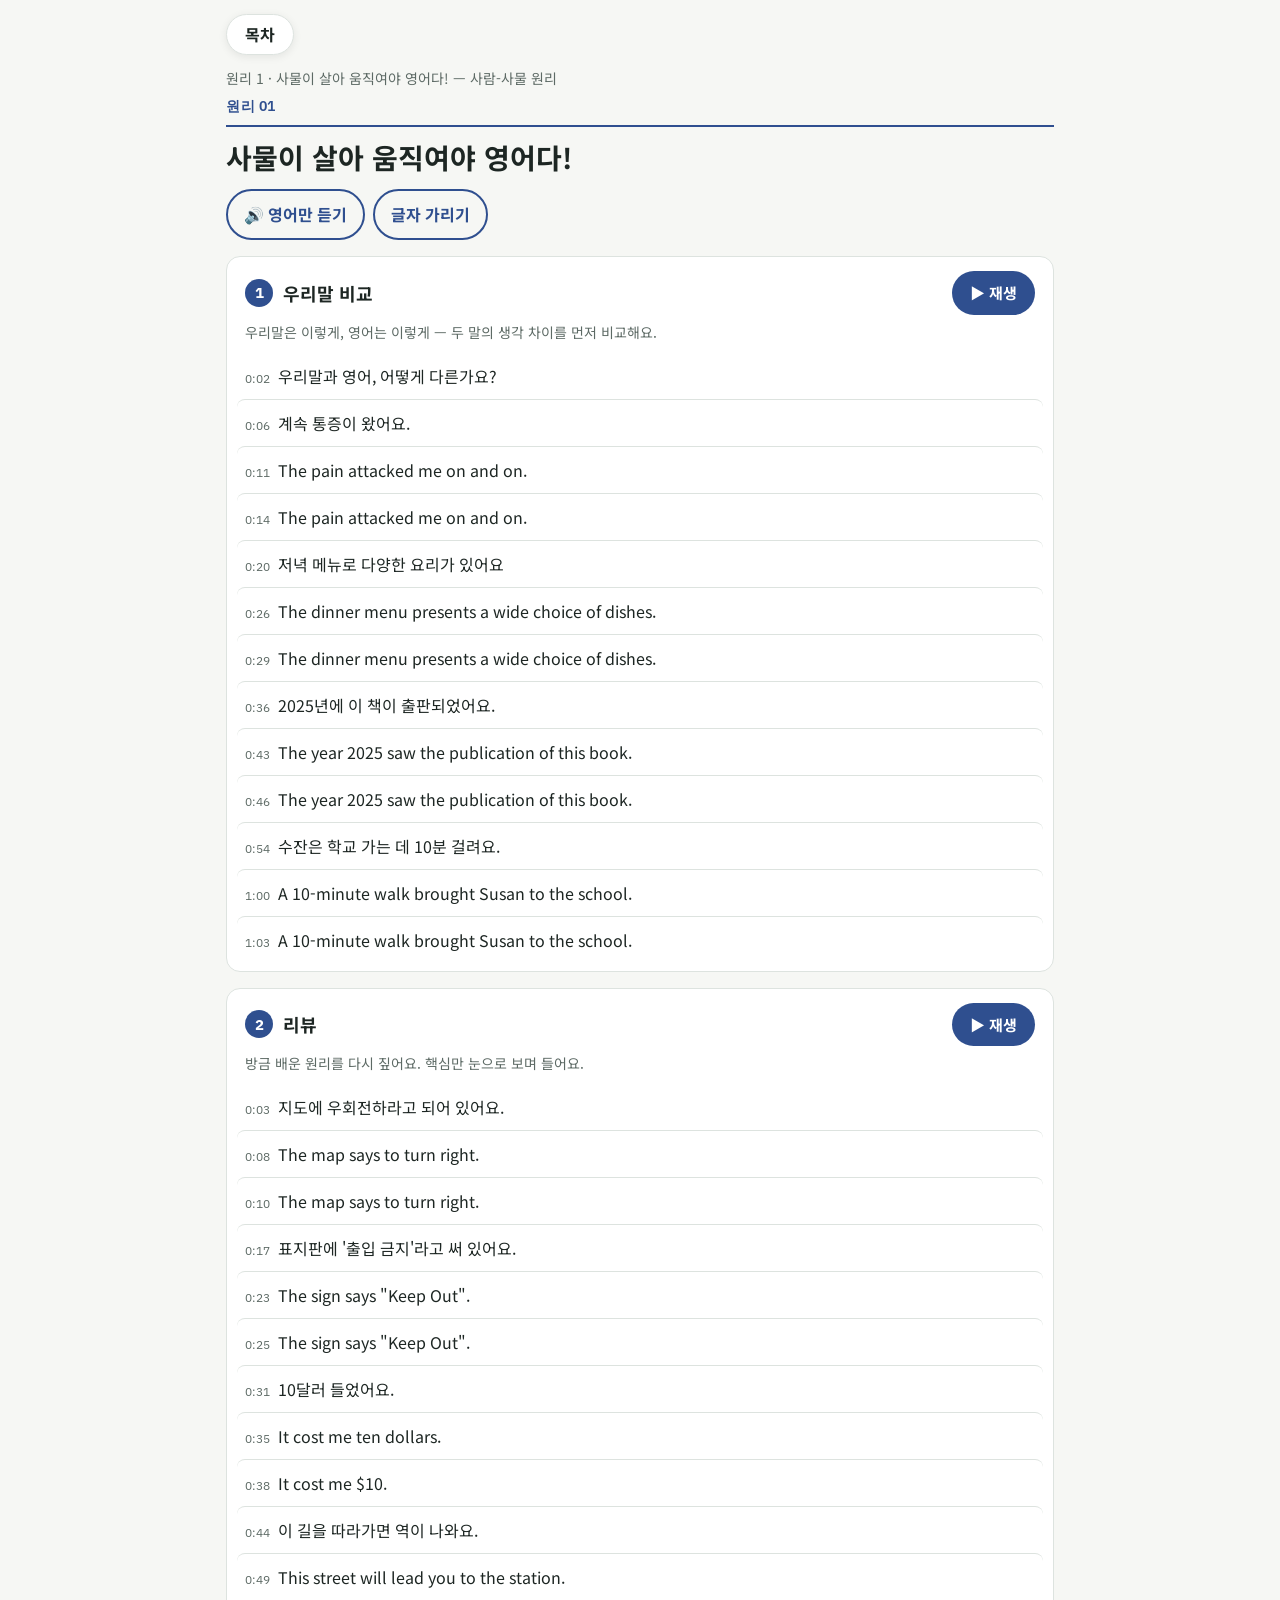
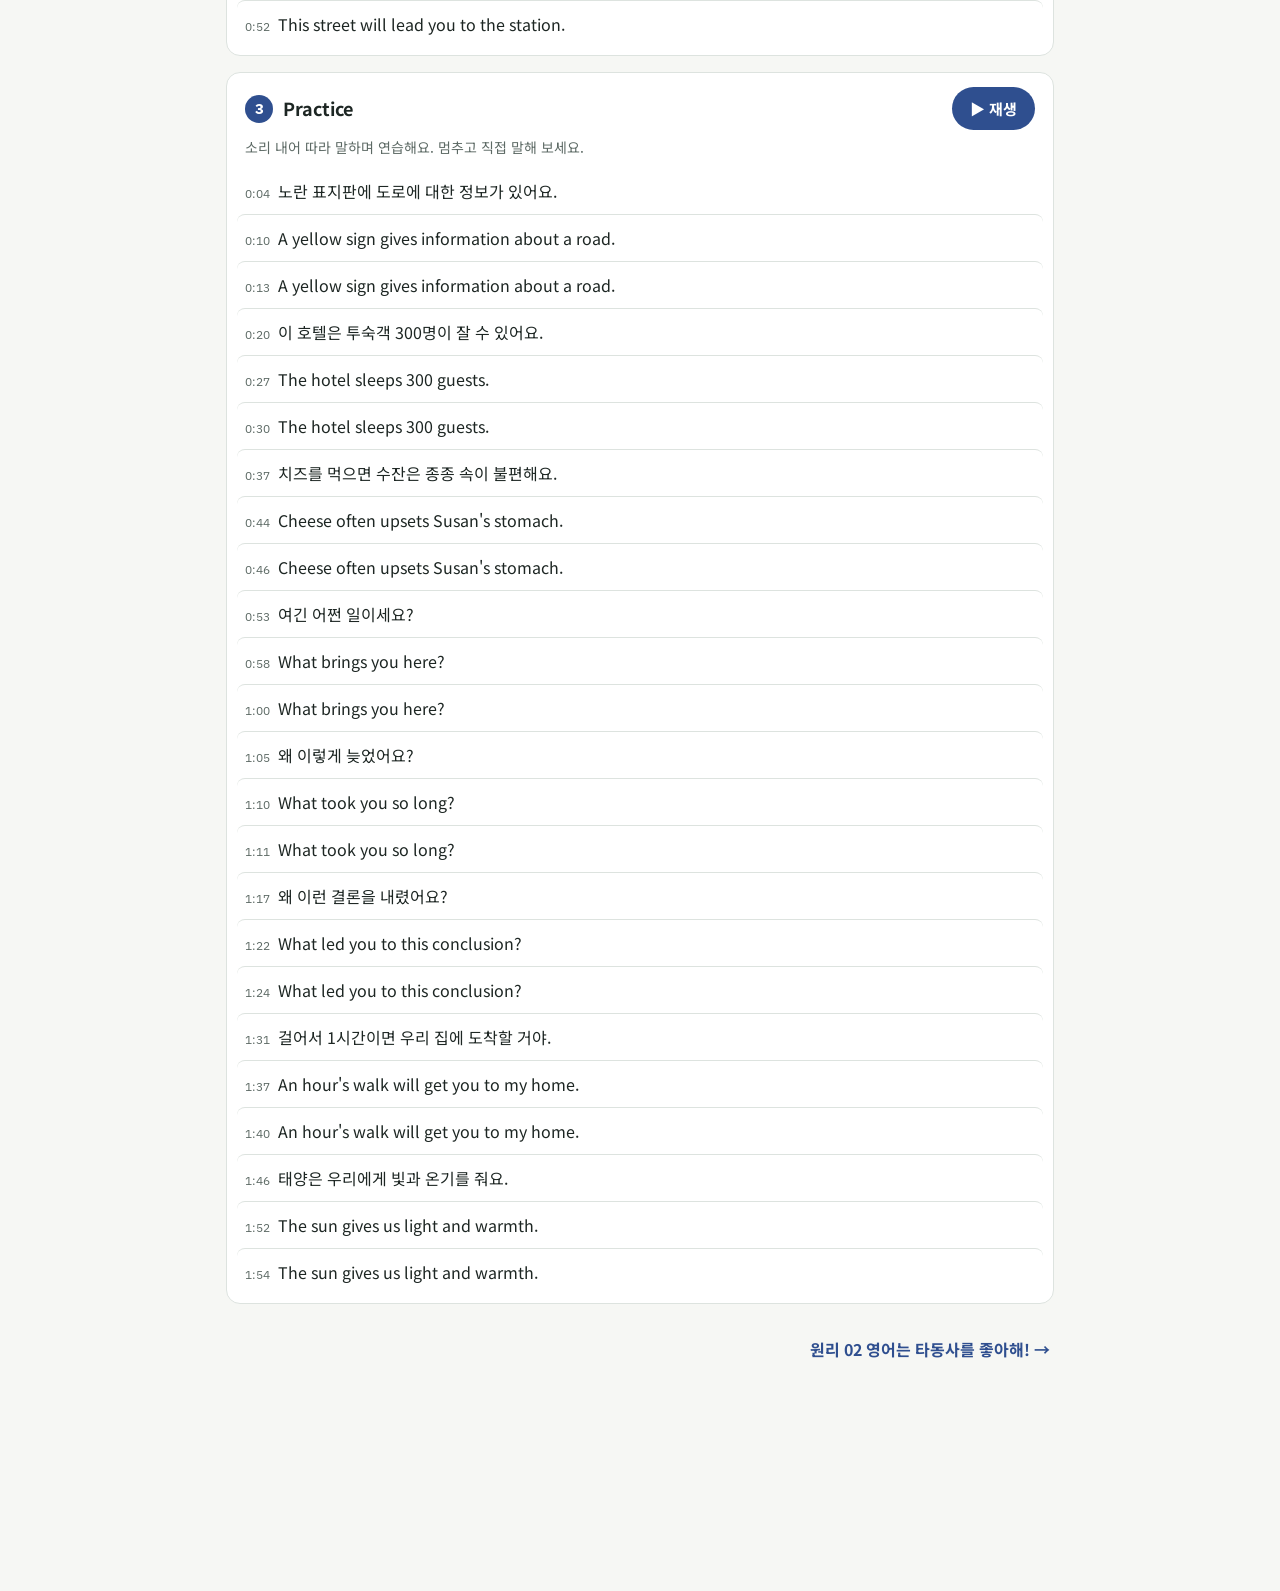
<file: index.html>
<!DOCTYPE html>
<html lang="ko">
<head>
<meta charset="utf-8">
<meta name="viewport" content="width=device-width, initial-scale=1, viewport-fit=cover">
<meta name="theme-color" content="#2f4f8f">
<link rel="manifest" href="manifest.json">
<link rel="apple-touch-icon" href="icon-192.png">
<title>영어 원리</title>
<link rel="preconnect" href="https://fonts.googleapis.com">
<link href="https://fonts.googleapis.com/css2?family=IBM+Plex+Sans:wght@400;500;600&family=Noto+Sans+KR:wght@400;500;700&display=swap" rel="stylesheet">
<link rel="stylesheet" href="style.css">
<style>:root{--accent:#2f4f8f;--accent-soft:#e4eaf6}@media (prefers-color-scheme: dark){:root:not([data-theme="light"]){--accent:#8fb0ee;--accent-soft:#1f2b45}}</style>
</head>
<body>
<div class="wrap">
  <button id="tocBtn" class="toc-btn" aria-expanded="false" aria-controls="toc">목차</button>
  <main id="content" tabindex="-1"></main>
</div>

<div id="tocBack" class="toc-back" hidden></div>
<nav id="toc" class="toc" aria-label="목차" hidden></nav>

<div id="player" class="player" hidden>
  <div class="p-top">
    <a id="pTitle" class="p-title" href="#">-</a>
    <span id="pCount" class="p-count">0 / 0</span>
  </div>
  <div id="pText" class="p-text">-</div>
  <div class="p-row">
    <div class="p-grp">
      <button id="bPrev" class="icon" aria-label="이전 문장" title="이전 문장">⏮</button>
      <button id="bPlay" class="icon big" aria-label="재생" title="재생 / 일시정지">▶</button>
      <button id="bNext" class="icon" aria-label="다음 문장" title="다음 문장 (마지막이면 다음 단계)">⏭</button>
    </div>
    <div class="p-grp">
      <button id="bFull" class="chip" title="전체 화면">⛶ 전체 화면</button>
      <button id="bMore" class="chip" aria-expanded="true" title="반복·속도 등 설정">설정 ▾</button>
    </div>
  </div>
  <div id="pMore" class="p-row p-more">
    <div class="p-grp" role="group" aria-label="반복">
      <span class="lab">문장 반복</span>
      <button id="rMinus" class="icon sm" aria-label="반복 횟수 줄이기">−</button>
      <span id="rVal" class="rval">1회</span>
      <button id="rPlus" class="icon sm" aria-label="반복 횟수 늘리기">+</button>
      <button id="rInf" class="chip" aria-pressed="false" title="무한 반복">∞</button>
    </div>
    <div class="p-grp" role="group" aria-label="속도">
      <button class="chip speed" data-rate="0.75" aria-pressed="false">느리게</button>
      <button class="chip speed" data-rate="1" aria-pressed="true">보통</button>
      <button class="chip speed" data-rate="1.3" aria-pressed="false">빠르게</button>
    </div>
    <div class="p-grp">
      <button id="bEn" class="chip" aria-pressed="false" title="한국어 음성은 건너뛰고 영어만 들려요">🔊 영어만</button>
      <button id="bAuto" class="chip" aria-pressed="true" title="1→2→3단계, 다음 페이지로 자동으로 넘어가요">다음 단계 자동</button>
      <button id="bLoop" class="chip" aria-pressed="false" title="이 단계를 처음부터 다시">단계 반복</button>
      <button id="bSleep" class="chip" title="누를 때마다 15 · 30 · 60 · 90분 · 끔">⏲ 타이머 끔</button>
      <button id="bRestart" class="chip" title="처음부터">처음부터</button>
      <button id="bClose" class="chip" title="플레이어 닫기">닫기</button>
    </div>
  </div>
</div>

<div id="fs" class="fs" hidden>
  <div class="fs-meta"><span id="fsMeta"></span><span id="fsHint">두 번 탭(클릭)하면 닫혀요</span></div>
  <div class="fs-body"><div id="fsEn" class="fs-en"></div></div>
  <div class="fs-ctrl">
    <button id="fPrev" class="icon" aria-label="이전 문장">⏮</button>
    <button id="fPlay" class="icon big" aria-label="재생">▶</button>
    <button id="fNext" class="icon" aria-label="다음 문장">⏭</button>
  </div>
</div>

<div id="toast" class="toast" role="status" aria-live="polite" hidden></div>

<script src="data.js"></script>
<script src="app.js"></script>
</body>
</html>
</file>
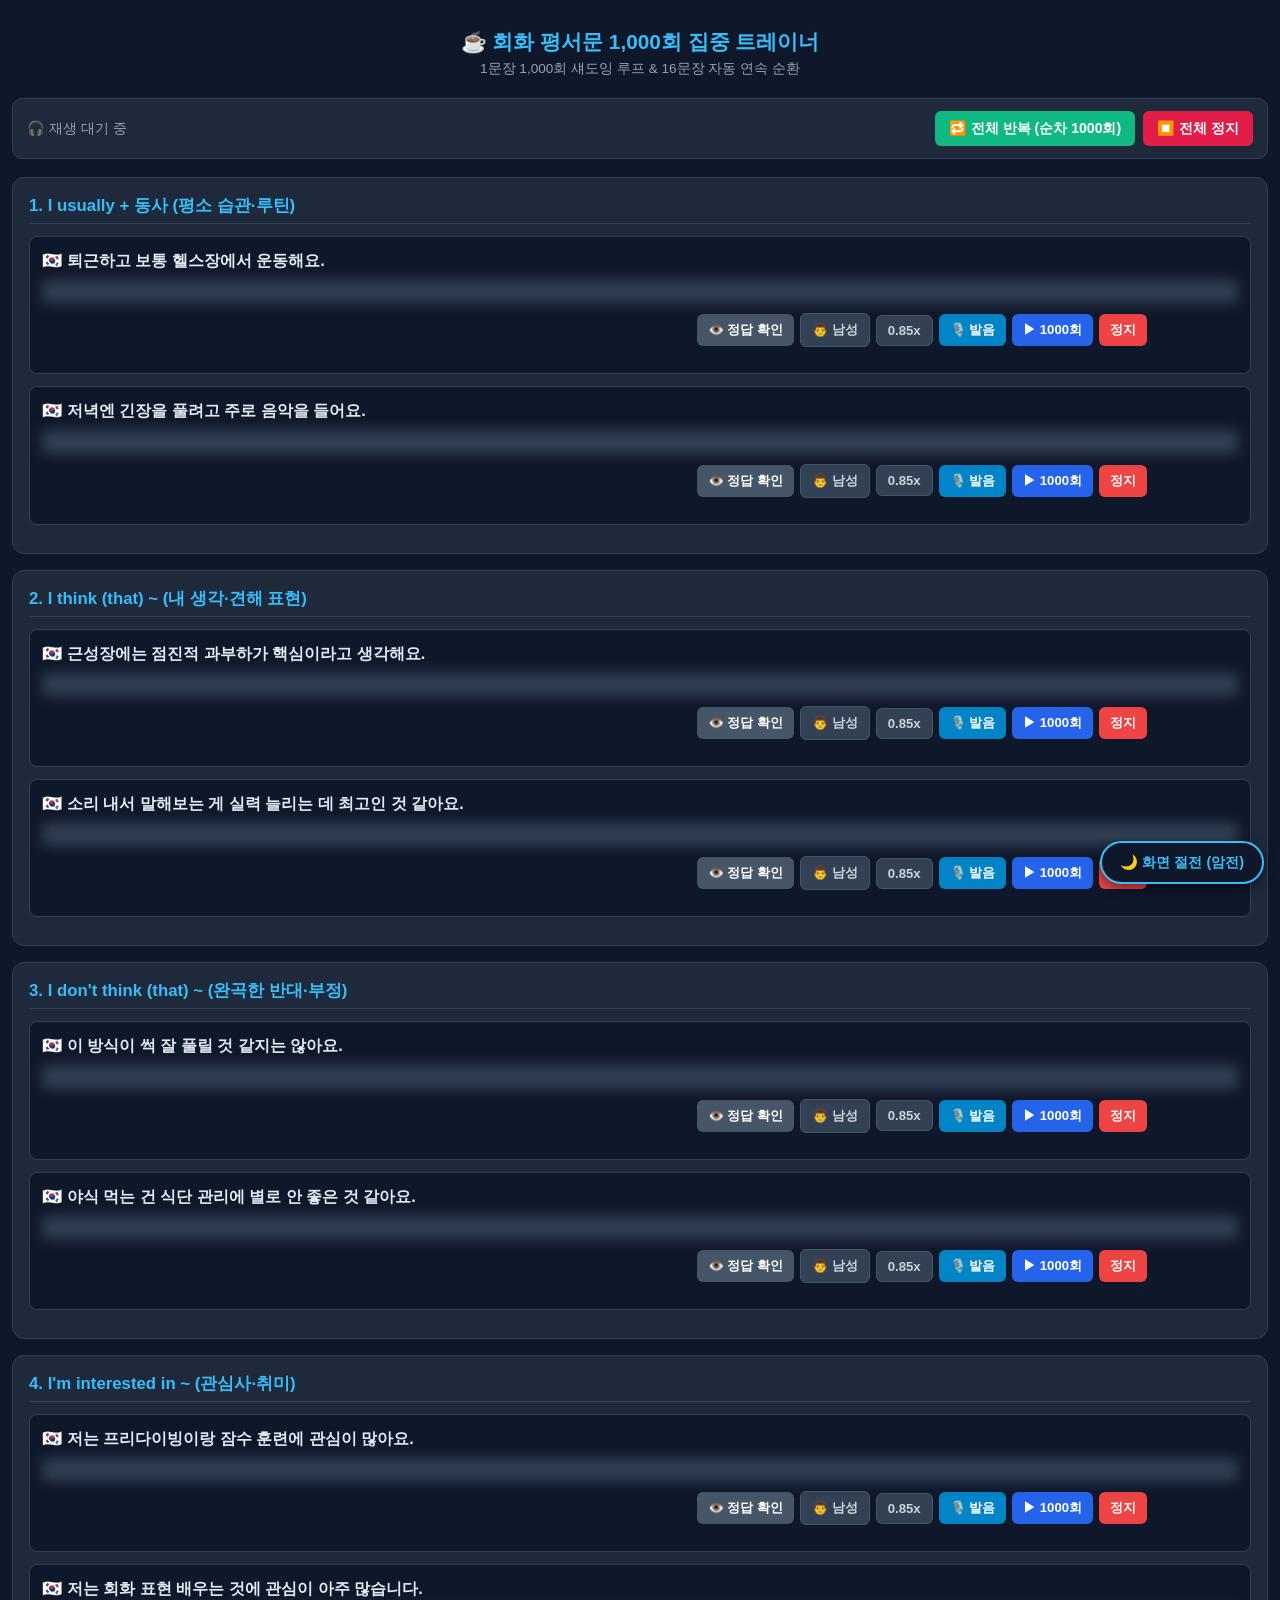
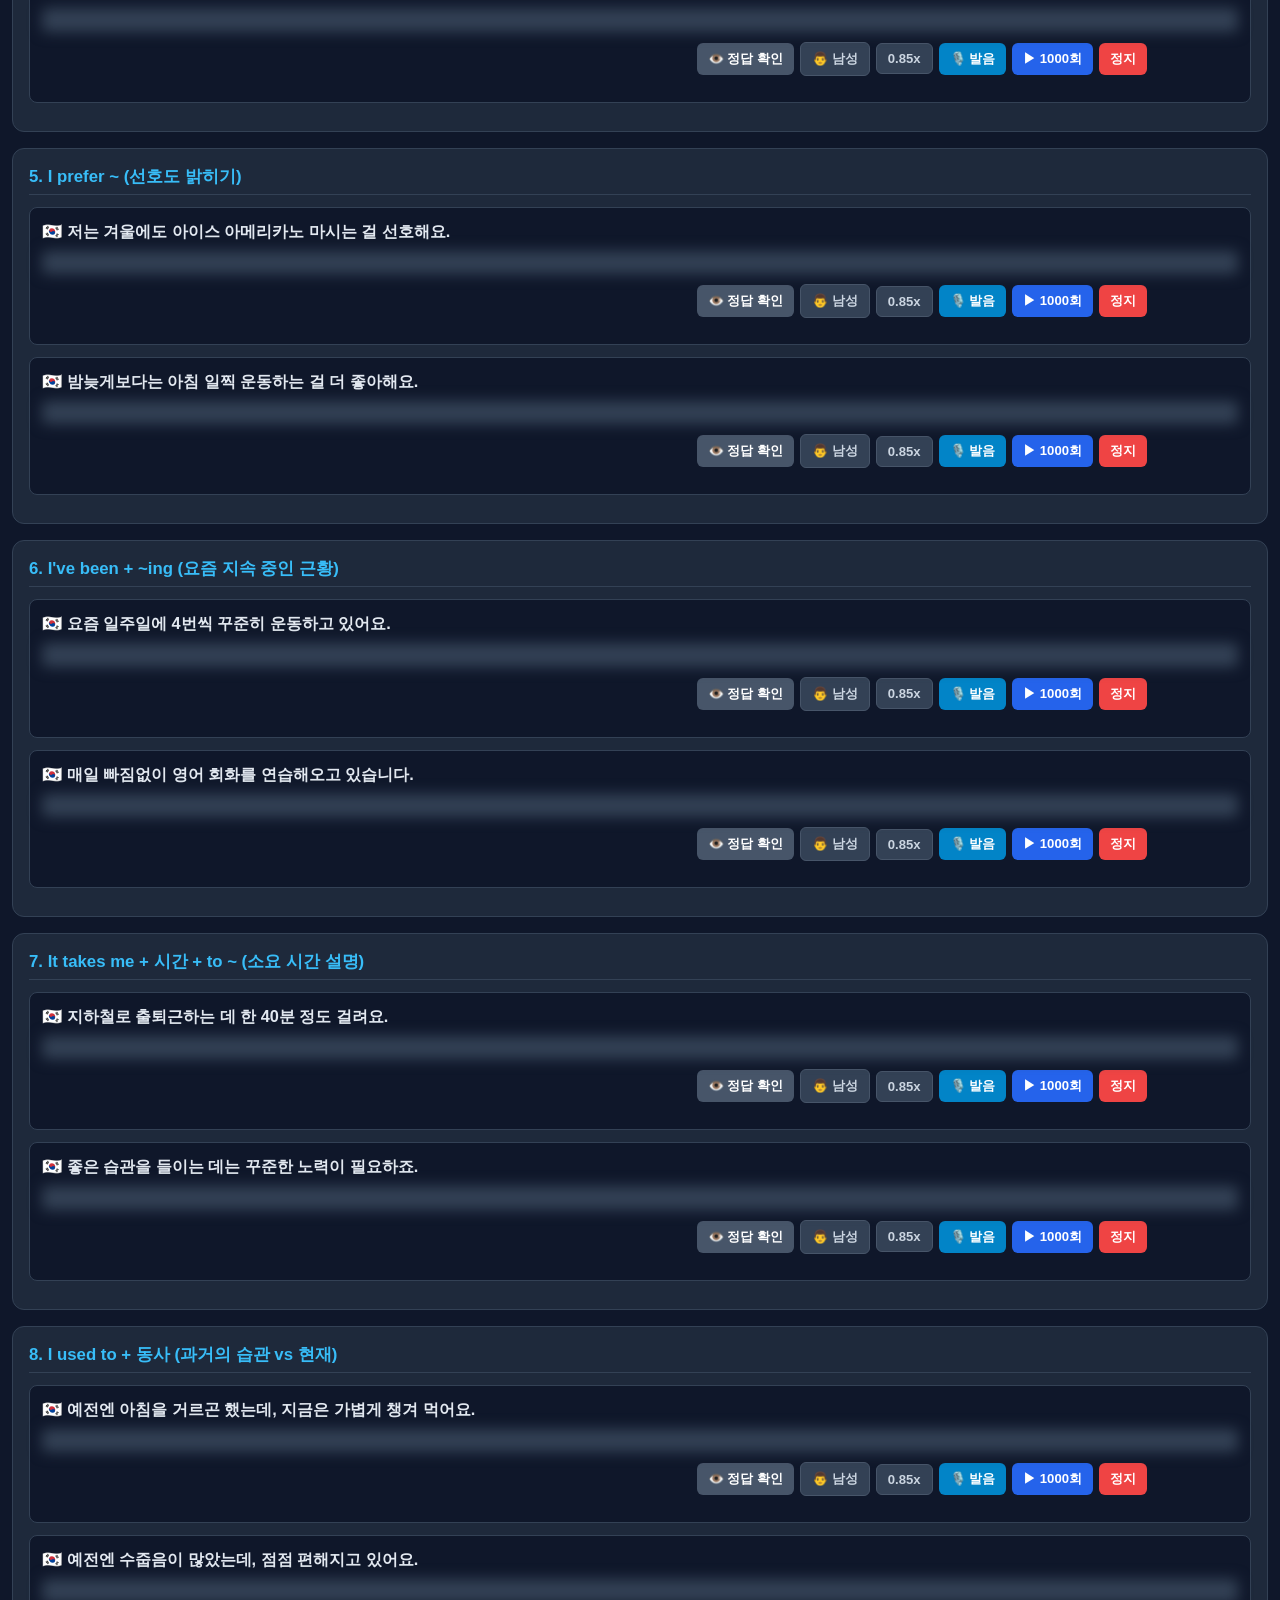
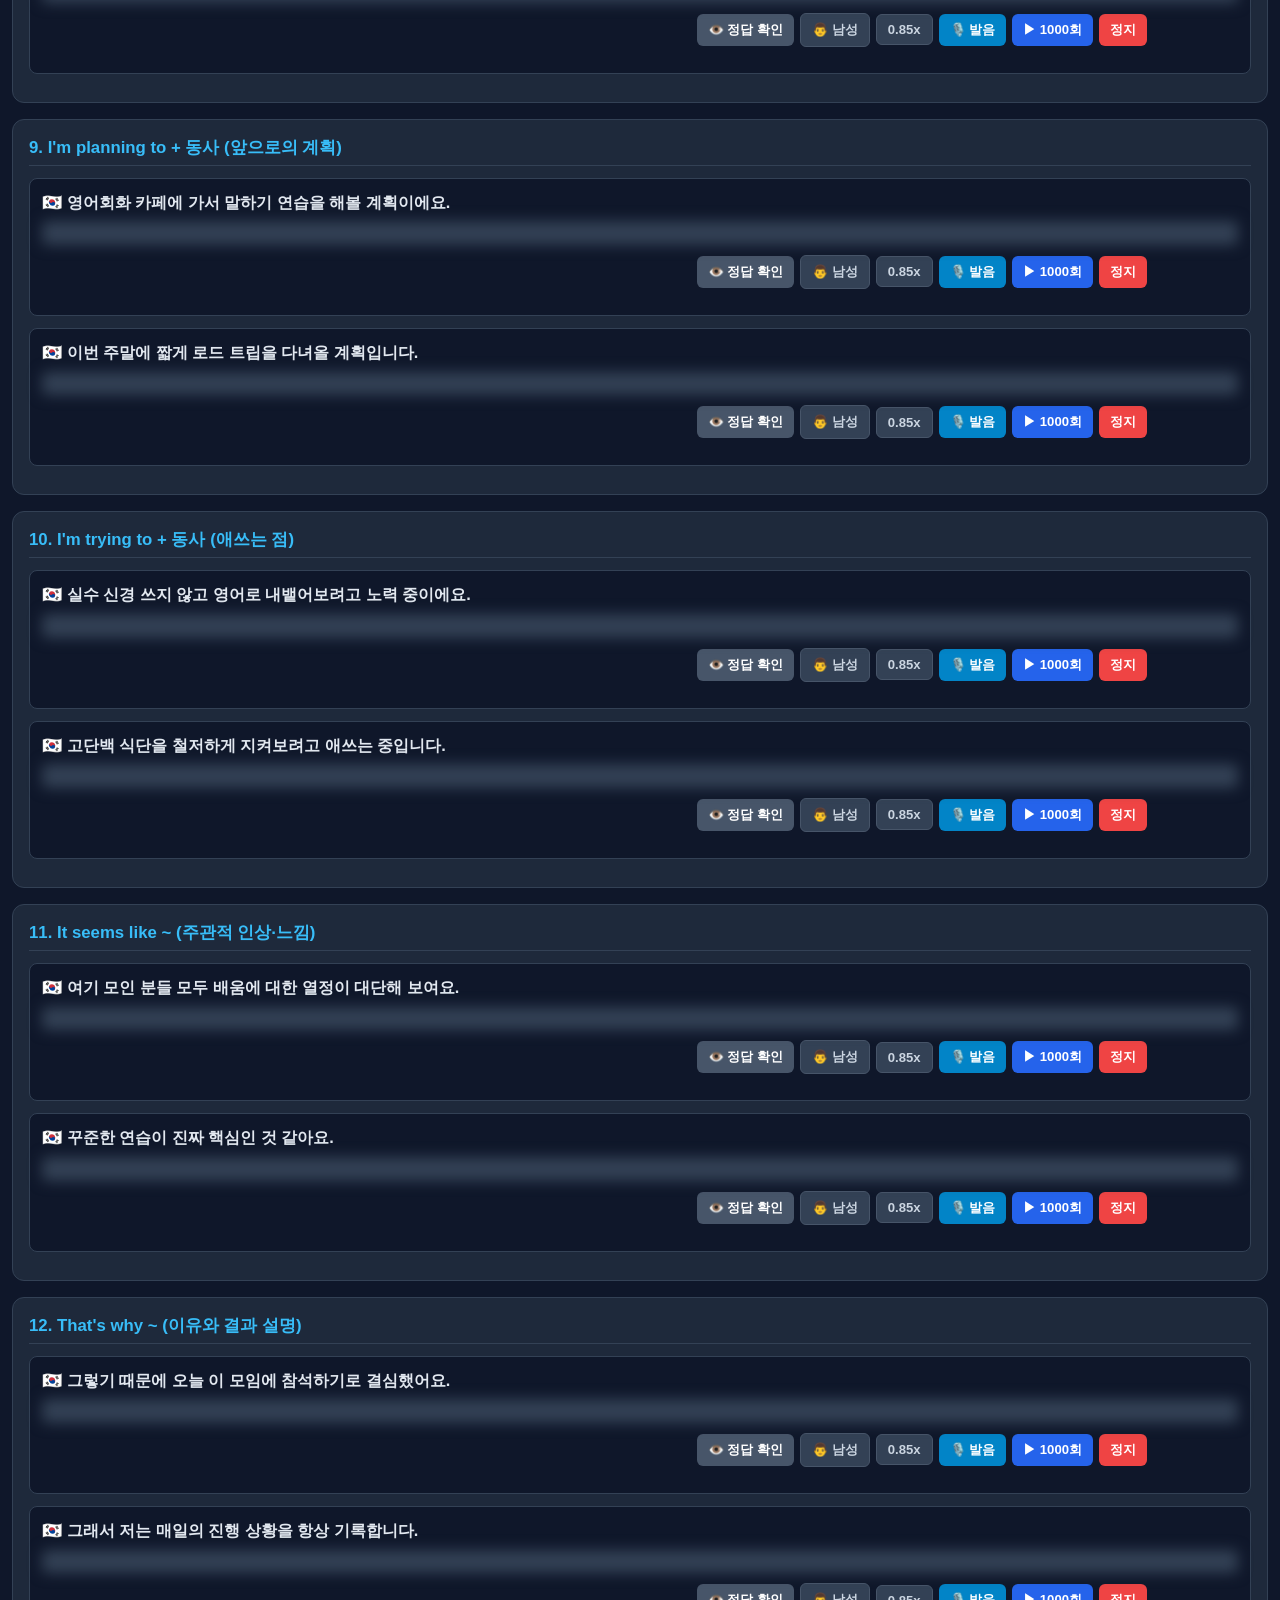
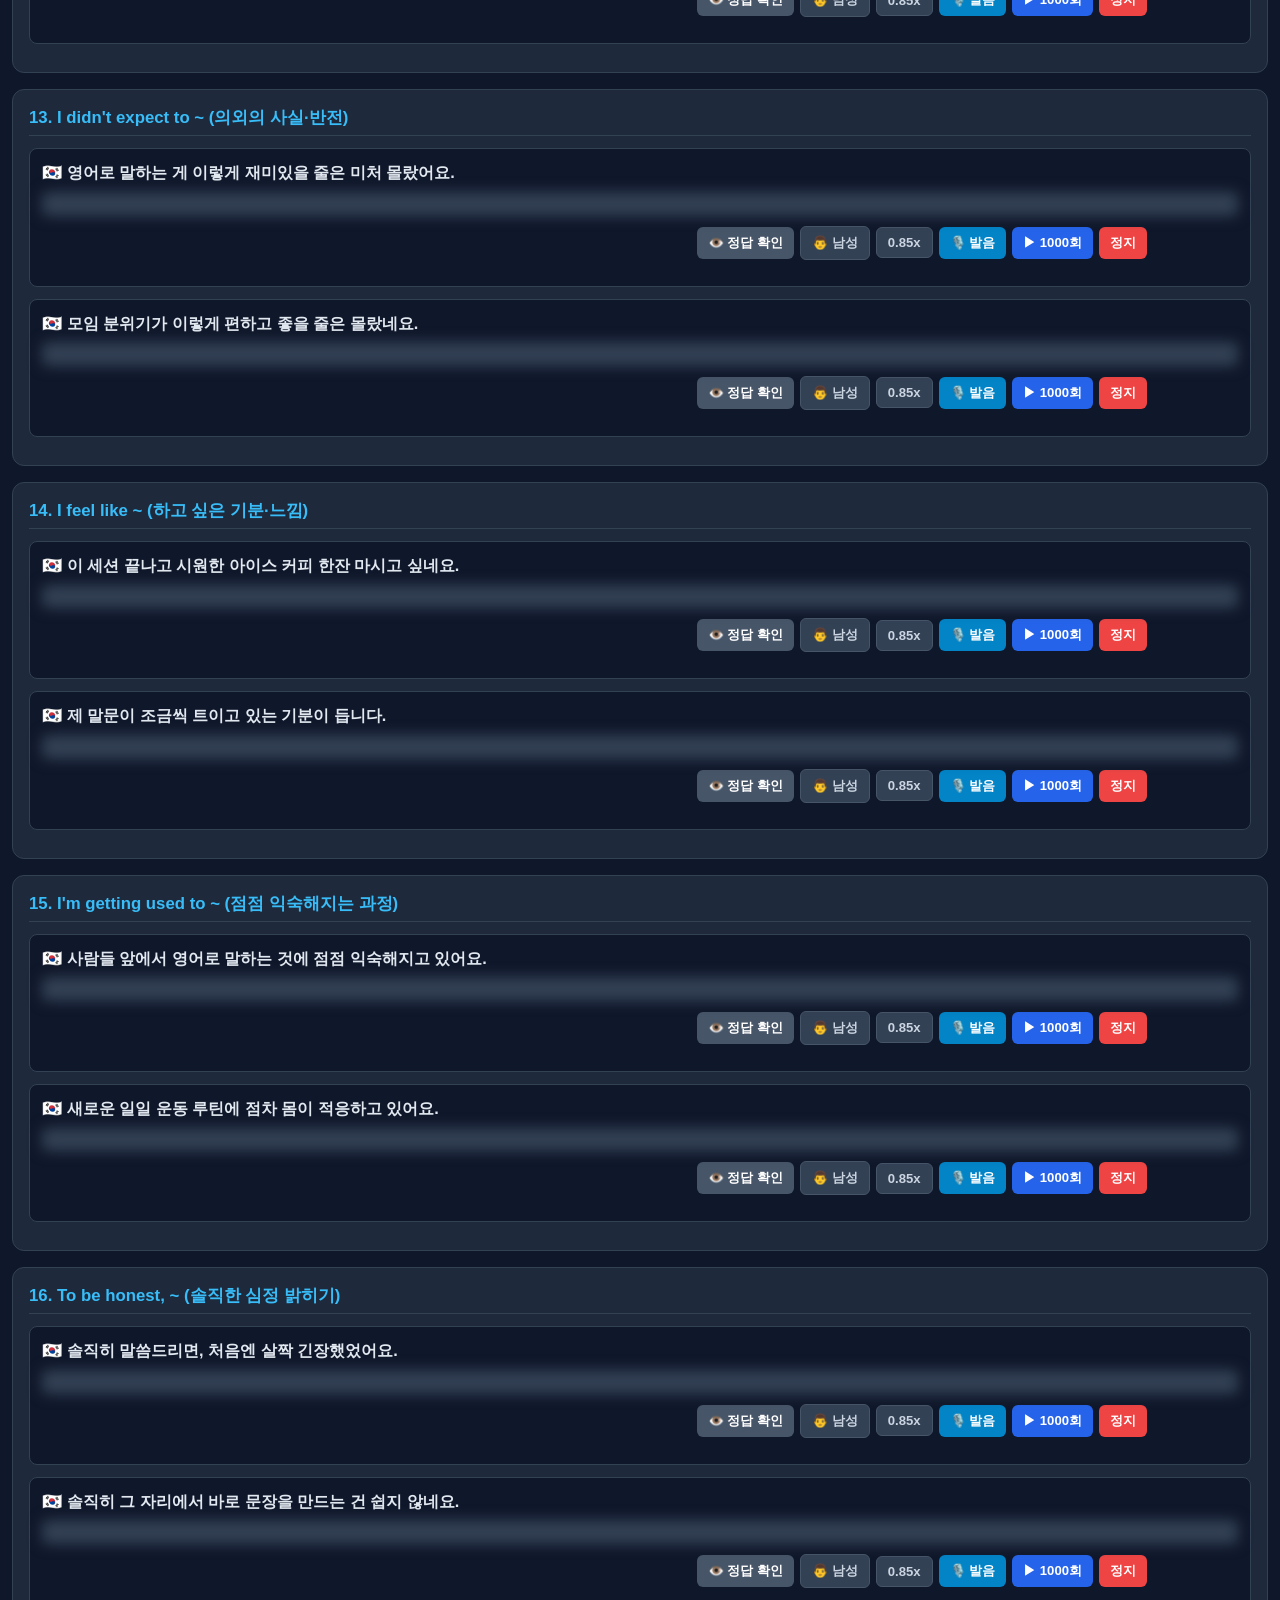
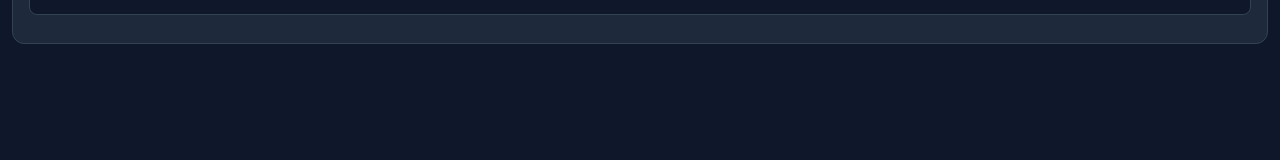
<file: basic patern.html>
<!DOCTYPE html>
<html lang="ko">
<head>
  <meta charset="UTF-8">
  <meta name="viewport" content="width=device-width, initial-scale=1.0, user-scalable=no">
  <title>영어회화 실전 평서문 1,000회 트레이너</title>
  <style>
    * { box-sizing: border-box; }
    body { font-family: -apple-system, BlinkMacSystemFont, "Segoe UI", Roboto, sans-serif; background: #0f172a; color: #f8fafc; margin: 0; padding: 16px 12px 100px; }
    h2 { text-align: center; font-size: 1.3rem; margin: 12px 0 4px; color: #38bdf8; }
    .sub { text-align: center; font-size: 0.85rem; color: #94a3b8; margin-bottom: 20px; }

    /* 컨트롤 탑바 */
    .top-bar { display: flex; flex-wrap: wrap; gap: 8px; justify-content: space-between; align-items: center; background: #1e293b; padding: 12px 14px; border-radius: 10px; margin-bottom: 18px; border: 1px solid #334155; }
    .top-btn-group { display: flex; gap: 8px; align-items: center; }
    .top-btn-all { background: #10b981; color: #fff; border: none; padding: 8px 14px; border-radius: 6px; font-weight: bold; font-size: 0.88rem; cursor: pointer; transition: 0.2s; }
    .top-btn-all:hover { background: #059669; }
    .top-btn-stop { background: #e11d48; color: #fff; border: none; padding: 8px 14px; border-radius: 6px; font-weight: bold; font-size: 0.88rem; cursor: pointer; transition: 0.2s; }
    .top-btn-stop:hover { background: #be123c; }

    .card { background: #1e293b; border: 1px solid #334155; border-radius: 12px; padding: 16px; margin-bottom: 16px; }
    .pattern-title { font-size: 1.05rem; font-weight: 700; color: #38bdf8; margin-bottom: 12px; border-bottom: 1px solid #334155; padding-bottom: 6px; }

    .sentence-block { background: #0f172a; border: 1px solid #334155; border-radius: 8px; padding: 12px; margin-bottom: 12px; }
    .ko-box { font-size: 1.02rem; font-weight: 700; color: #e2e8f0; margin-bottom: 8px; line-height: 1.4; }
    .en-box { font-size: 1.05rem; font-weight: 600; color: #38bdf8; margin-bottom: 10px; line-height: 1.4; }
    .en-box.hidden { filter: blur(7px); background: #334155; color: transparent; user-select: none; border-radius: 4px; }

    .ctrl-wrap { display: flex; flex-wrap: wrap; gap: 6px; align-items: center; justify-content: flex-end; }
    .btn { cursor: pointer; border: none; border-radius: 6px; padding: 7px 11px; font-size: 0.82rem; font-weight: 600; }
    .btn-ans { background: #475569; color: #fff; }
    .btn-opt { background: #334155; color: #cbd5e1; border: 1px solid #475569; }
    .btn-mic { background: #0284c7; color: #fff; }
    .btn-play { background: #2563eb; color: #fff; font-weight: 700; }
    .btn-stop { background: #ef4444; color: #fff; }
    .status-badge { font-size: 0.82rem; color: #34d399; font-weight: bold; min-width: 85px; text-align: right; }
    .stt-feedback { width: 100%; margin-top: 8px; font-size: 0.85rem; color: #facc15; }

    /* OLED 절전 화면 오버레이 */
    #dark-curtain { display: none; position: fixed; top: 0; left: 0; width: 100vw; height: 100vh; background: #000000; z-index: 999999; color: #22c55e; flex-direction: column; justify-content: center; align-items: center; text-align: center; }
    .floating-bar { position: fixed; bottom: 16px; right: 16px; z-index: 999; }
    .btn-float-sleep { background: #0f172a; color: #38bdf8; border: 2px solid #38bdf8; border-radius: 30px; padding: 10px 18px; font-weight: bold; font-size: 0.9rem; cursor: pointer; box-shadow: 0 4px 12px rgba(0,0,0,0.5); }
  </style>
</head>
<body>

  <h2>☕ 회화 평서문 1,000회 집중 트레이너</h2>
  <div class="sub">1문장 1,000회 섀도잉 루프 & 16문장 자동 연속 순환</div>

  <div class="top-bar">
    <div style="font-size:0.88rem; color:#94a3b8;" id="global-status">🎧 재생 대기 중</div>
    <div class="top-btn-group">
      <button class="top-btn-all" onclick="startAllSequential()">🔁 전체 반복 (순차 1000회)</button>
      <button class="top-btn-stop" onclick="globalStop()">⏹️ 전체 정지</button>
    </div>
  </div>

  <div id="pattern-list"></div>

  <!-- 플로팅 화면 절전 버튼 -->
  <div class="floating-bar">
    <button class="btn-float-sleep" onclick="enableBlackout()">🌙 화면 절전 (암전)</button>
  </div>

  <!-- OLED 순수 블랙 오버레이 -->
  <div id="dark-curtain" onclick="handleTap()">
    <div style="font-size: 1.15rem; font-weight: bold; color: #94a3b8; max-width: 85%;" id="blackout-title">섀도잉 루프 진행 중...</div>
    <div style="font-size: 2.5rem; font-weight: 800; margin: 20px 0;" id="blackout-counter">0 / 1000</div>
    <div style="color: #64748b; font-size: 0.85rem;">화면을 연속 두 번(더블 탭) 터치하면 화면이 돌아옵니다.</div>
  </div>

  <script>
    const dataset = [
      {
        pattern: "1. I usually + 동사 (평소 습관·루틴)",
        sentences: [
          { en: "I usually work out at the gym after work.", ko: "퇴근하고 보통 헬스장에서 운동해요." },
          { en: "I usually listen to music to wind down in the evening.", ko: "저녁엔 긴장을 풀려고 주로 음악을 들어요." }
        ]
      },
      {
        pattern: "2. I think (that) ~ (내 생각·견해 표현)",
        sentences: [
          { en: "I think progressive overload is key to muscle growth.", ko: "근성장에는 점진적 과부하가 핵심이라고 생각해요." },
          { en: "I think speaking out loud is the best way to improve.", ko: "소리 내서 말해보는 게 실력 늘리는 데 최고인 것 같아요." }
        ]
      },
      {
        pattern: "3. I don't think (that) ~ (완곡한 반대·부정)",
        sentences: [
          { en: "I don't think this is going to work out well.", ko: "이 방식이 썩 잘 풀릴 것 같지는 않아요." },
          { en: "I don't think eating late snacks is good for my diet.", ko: "야식 먹는 건 식단 관리에 별로 안 좋은 것 같아요." }
        ]
      },
      {
        pattern: "4. I'm interested in ~ (관심사·취미)",
        sentences: [
          { en: "I am interested in freediving and deep water training.", ko: "저는 프리다이빙이랑 잠수 훈련에 관심이 많아요." },
          { en: "I am really interested in learning spoken languages.", ko: "저는 회화 표현 배우는 것에 관심이 아주 많습니다." }
        ]
      },
      {
        pattern: "5. I prefer ~ (선호도 밝히기)",
        sentences: [
          { en: "I prefer drinking iced Americano even in winter.", ko: "저는 겨울에도 아이스 아메리카노 마시는 걸 선호해요." },
          { en: "I prefer working out early rather than late at night.", ko: "밤늦게보다는 아침 일찍 운동하는 걸 더 좋아해요." }
        ]
      },
      {
        pattern: "6. I've been + ~ing (요즘 지속 중인 근황)",
        sentences: [
          { en: "I have been going to the gym four times a week.", ko: "요즘 일주일에 4번씩 꾸준히 운동하고 있어요." },
          { en: "I have been practicing conversational English every single day.", ko: "매일 빠짐없이 영어 회화를 연습해오고 있습니다." }
        ]
      },
      {
        pattern: "7. It takes me + 시간 + to ~ (소요 시간 설명)",
        sentences: [
          { en: "It takes me about forty minutes to commute by subway.", ko: "지하철로 출퇴근하는 데 한 40분 정도 걸려요." },
          { en: "It takes consistent effort to form a good habit.", ko: "좋은 습관을 들이는 데는 꾸준한 노력이 필요하죠." }
        ]
      },
      {
        pattern: "8. I used to + 동사 (과거의 습관 vs 현재)",
        sentences: [
          { en: "I used to skip breakfast, but now I eat light meals.", ko: "예전엔 아침을 거르곤 했는데, 지금은 가볍게 챙겨 먹어요." },
          { en: "I used to be shy, but I am getting comfortable.", ko: "예전엔 수줍음이 많았는데, 점점 편해지고 있어요." }
        ]
      },
      {
        pattern: "9. I'm planning to + 동사 (앞으로의 계획)",
        sentences: [
          { en: "I am planning to practice speaking at an English cafe.", ko: "영어회화 카페에 가서 말하기 연습을 해볼 계획이에요." },
          { en: "I am planning to go on a short road trip this weekend.", ko: "이번 주말에 짧게 로드 트립을 다녀올 계획입니다." }
        ]
      },
      {
        pattern: "10. I'm trying to + 동사 (애쓰는 점)",
        sentences: [
          { en: "I am trying to speak English without worrying about mistakes.", ko: "실수 신경 쓰지 않고 영어로 내뱉어보려고 노력 중이에요." },
          { en: "I am trying to keep a strict high protein diet.", ko: "고단백 식단을 철저하게 지켜보려고 애쓰는 중입니다." }
        ]
      },
      {
        pattern: "11. It seems like ~ (주관적 인상·느낌)",
        sentences: [
          { en: "It seems like everyone here is passionate about learning.", ko: "여기 모인 분들 모두 배움에 대한 열정이 대단해 보여요." },
          { en: "It seems like consistent practice is the real key.", ko: "꾸준한 연습이 진짜 핵심인 것 같아요." }
        ]
      },
      {
        pattern: "12. That's why ~ (이유와 결과 설명)",
        sentences: [
          { en: "That is why I decided to join this meetup today.", ko: "그렇기 때문에 오늘 이 모임에 참석하기로 결심했어요." },
          { en: "That is why I always track my daily progress.", ko: "그래서 저는 매일의 진행 상황을 항상 기록합니다." }
        ]
      },
      {
        pattern: "13. I didn't expect to ~ (의외의 사실·반전)",
        sentences: [
          { en: "I didn't expect to enjoy speaking English this much.", ko: "영어로 말하는 게 이렇게 재미있을 줄은 미처 몰랐어요." },
          { en: "I didn't expect the meetup atmosphere to be so friendly.", ko: "모임 분위기가 이렇게 편하고 좋을 줄은 몰랐네요." }
        ]
      },
      {
        pattern: "14. I feel like ~ (하고 싶은 기분·느낌)",
        sentences: [
          { en: "I feel like grabbing an iced coffee after this session.", ko: "이 세션 끝나고 시원한 아이스 커피 한잔 마시고 싶네요." },
          { en: "I feel like my speaking fluency is gradually improving.", ko: "제 말문이 조금씩 트이고 있는 기분이 듭니다." }
        ]
      },
      {
        pattern: "15. I'm getting used to ~ (점점 익숙해지는 과정)",
        sentences: [
          { en: "I am getting used to speaking in front of people.", ko: "사람들 앞에서 영어로 말하는 것에 점점 익숙해지고 있어요." },
          { en: "I am getting used to my new daily workout routine.", ko: "새로운 일일 운동 루틴에 점차 몸이 적응하고 있어요." }
        ]
      },
      {
        pattern: "16. To be honest, ~ (솔직한 심정 밝히기)",
        sentences: [
          { en: "To be honest, I was a bit nervous at first.", ko: "솔직히 말씀드리면, 처음엔 살짝 긴장했었어요." },
          { en: "To be honest, making sentences on the spot is challenging.", ko: "솔직히 그 자리에서 바로 문장을 만드는 건 쉽지 않네요." }
        ]
      }
    ];

    const TARGET_REPEAT = 1000;
    let isStopped = false;
    let loopTimeout = null;
    let lastTapTime = 0;
    let maleVoice = null;
    let femaleVoice = null;

    function initVoices() {
      const v = window.speechSynthesis.getVoices();
      if (!v || v.length === 0) return;
      const en = v.filter(x => x.lang.startsWith('en'));
      maleVoice = en.find(x => /male|david|guy|george/i.test(x.name)) || en[0];
      femaleVoice = en.find(x => /female|zira|susan|jenny|samantha/i.test(x.name)) || en[en.length - 1] || en[0];
    }
    window.speechSynthesis.onvoiceschanged = initVoices;
    initVoices();

    function toggleAnswer(eid, btn) {
      const el = document.getElementById(eid);
      if (el.classList.contains('hidden')) {
        el.classList.remove('hidden');
        btn.innerText = "🙈 가리기";
      } else {
        el.classList.add('hidden');
        btn.innerText = "👁️ 정답 확인";
      }
    }

    function toggleGender(btn) {
      if (btn.dataset.val === 'male') {
        btn.dataset.val = 'female';
        btn.innerText = '👩 여성';
      } else {
        btn.dataset.val = 'male';
        btn.innerText = '👨 남성';
      }
    }

    function toggleSpeed(btn) {
      const v = parseFloat(btn.dataset.val);
      if (v === 0.85) { btn.dataset.val = '1.0'; btn.innerText = '1.0x'; }
      else if (v === 1.0) { btn.dataset.val = '1.25'; btn.innerText = '1.25x'; }
      else if (v === 1.25) { btn.dataset.val = '1.5'; btn.innerText = '1.5x'; }
      else { btn.dataset.val = '0.85'; btn.innerText = '0.85x'; }
    }

    // 단일 문장 1,000회 루프
    function start1000Loop(text, sid, gid, spid) {
      globalStop();
      isStopped = false;
      let count = 0;

      const status = document.getElementById(sid);
      const gender = document.getElementById(gid).dataset.val;
      const speed = parseFloat(document.getElementById(spid).dataset.val);
      const voice = (gender === 'female') ? femaleVoice : maleVoice;

      document.getElementById('global-status').innerText = `🎧 단일 문장 1000회 반복 중`;
      document.getElementById('blackout-title').innerText = text;

      function loop() {
        if (isStopped || count >= TARGET_REPEAT) {
          if (!isStopped) {
            status.innerText = "1,000회 완료";
            document.getElementById('blackout-counter').innerText = "완료";
            document.getElementById('global-status').innerText = "🎧 완료됨";
          }
          return;
        }

        count++;
        status.innerText = `${count} / ${TARGET_REPEAT}`;
        document.getElementById('blackout-counter').innerText = `${count} / ${TARGET_REPEAT}`;

        const u = new SpeechSynthesisUtterance(text);
        u.lang = 'en-US';
        if (voice) u.voice = voice;
        u.rate = speed;

        u.onend = function() {
          if (!isStopped && count < TARGET_REPEAT) {
            const gap = Math.max(350, Math.floor(750 / speed));
            loopTimeout = setTimeout(loop, gap);
          } else if (count >= TARGET_REPEAT) {
            status.innerText = "1,000회 완료";
            document.getElementById('blackout-counter').innerText = "완료";
          }
        };

        u.onerror = function() {
          if (!isStopped && count < TARGET_REPEAT) {
            loopTimeout = setTimeout(loop, 500);
          }
        };

        window.speechSynthesis.speak(u);
      }

      loop();
    }

    // 전체 문장 순차적 1,000회 루프 (1번 문장 1000회 -> 2번 문장 1000회 ...)
    function startAllSequential() {
      globalStop();
      isStopped = false;

      // 전체 문장 리스트 수집
      const allSentences = [];
      dataset.forEach((p, pIdx) => {
        p.sentences.forEach((s, sIdx) => {
          allSentences.push({
            text: s.en,
            sid: `st_${pIdx}_${sIdx}`,
            gid: `gd_${pIdx}_${sIdx}`,
            spid: `sp_${pIdx}_${sIdx}`
          });
        });
      });

      let currentSentenceIdx = 0;

      function playNextSentence() {
        if (isStopped) return;
        if (currentSentenceIdx >= allSentences.length) {
          currentSentenceIdx = 0; // 전체 완주 후 처음부터 다시 무한 순환
        }

        const item = allSentences[currentSentenceIdx];
        const status = document.getElementById(item.sid);
        const gender = document.getElementById(item.gid).dataset.val;
        const speed = parseFloat(document.getElementById(item.spid).dataset.val);
        const voice = (gender === 'female') ? femaleVoice : maleVoice;

        let count = 0;
        document.getElementById('global-status').innerText = `🔁 전체 순환 중: [${currentSentenceIdx + 1}/${allSentences.length}]`;
        document.getElementById('blackout-title').innerText = `[${currentSentenceIdx + 1}/${allSentences.length}] ${item.text}`;

        function innerLoop() {
          if (isStopped) return;
          if (count >= TARGET_REPEAT) {
            status.innerText = "1,000회 완료";
            currentSentenceIdx++;
            loopTimeout = setTimeout(playNextSentence, 800);
            return;
          }

          count++;
          status.innerText = `${count} / ${TARGET_REPEAT}`;
          document.getElementById('blackout-counter').innerText = `${count} / ${TARGET_REPEAT}`;

          const u = new SpeechSynthesisUtterance(item.text);
          u.lang = 'en-US';
          if (voice) u.voice = voice;
          u.rate = speed;

          u.onend = function() {
            if (!isStopped && count < TARGET_REPEAT) {
              const gap = Math.max(350, Math.floor(750 / speed));
              loopTimeout = setTimeout(innerLoop, gap);
            } else if (count >= TARGET_REPEAT) {
              status.innerText = "1,000회 완료";
              currentSentenceIdx++;
              loopTimeout = setTimeout(playNextSentence, 800);
            }
          };

          u.onerror = function() {
            if (!isStopped && count < TARGET_REPEAT) {
              loopTimeout = setTimeout(innerLoop, 500);
            }
          };

          window.speechSynthesis.speak(u);
        }

        innerLoop();
      }

      playNextSentence();
    }

    function globalStop() {
      isStopped = true;
      clearTimeout(loopTimeout);
      window.speechSynthesis.cancel();
      document.querySelectorAll('.status-badge').forEach(b => {
        if (b.innerText.includes('/')) b.innerText = "정지됨";
      });
      document.getElementById('blackout-counter').innerText = "정지됨";
      document.getElementById('global-status').innerText = "⏹️ 정지됨";
    }

    // 마이크 STT 발음 평가
    function practiceSpeech(targetText, fbid) {
      globalStop();
      const fb = document.getElementById(fbid);
      const SpeechRecognition = window.SpeechRecognition || window.webkitSpeechRecognition;

      if (!SpeechRecognition) {
        fb.innerText = "⚠️ 브라우저가 음성 인식을 지원하지 않습니다. (크롬/삼성인터넷 권장)";
        return;
      }

      const recognition = new SpeechRecognition();
      recognition.lang = 'en-US';
      recognition.interimResults = false;
      fb.innerText = "🎙️ 듣고 있습니다... 영어로 말해보세요!";

      recognition.onresult = function(event) {
        const transcript = event.results[0][0].transcript;
        const cleanRec = transcript.toLowerCase().replace(/[^a-z0-9 ]/g, '').trim();
        const cleanTarget = targetText.toLowerCase().replace(/[^a-z0-9 ]/g, '').trim();

        if (cleanRec === cleanTarget) {
          fb.innerHTML = `✅ 완벽합니다! 인식: "${transcript}"`;
          fb.style.color = "#34d399";
        } else {
          fb.innerHTML = `🗣️ 인식: "${transcript}" (재도전!)`;
          fb.style.color = "#f59e0b";
        }
      };

      recognition.onerror = function(event) {
        fb.innerText = "⚠️ 음성 인식 오류: " + event.error;
      };

      recognition.start();
    }

    // OLED 절전 모드
    function enableBlackout() {
      document.getElementById('dark-curtain').style.display = 'flex';
      if ('wakeLock' in navigator) {
        navigator.wakeLock.request('screen').catch(() => {});
      }
    }

    function handleTap() {
      const now = new Date().getTime();
      if (now - lastTapTime < 350) {
        document.getElementById('dark-curtain').style.display = 'none';
      }
      lastTapTime = now;
    }

    function renderUI() {
      const container = document.getElementById('pattern-list');
      container.innerHTML = "";

      dataset.forEach((p, pIdx) => {
        const card = document.createElement('div');
        card.className = 'card';
        let html = `<div class="pattern-title">${p.pattern}</div>`;

        p.sentences.forEach((s, sIdx) => {
          const eid = `en_${pIdx}_${sIdx}`;
          const sid = `st_${pIdx}_${sIdx}`;
          const gid = `gd_${pIdx}_${sIdx}`;
          const spid = `sp_${pIdx}_${sIdx}`;
          const fbid = `fb_${pIdx}_${sIdx}`;
          const cleanEn = s.en.replace(/'/g, "\\'");

          html += `
            <div class="sentence-block">
              <div class="ko-box">🇰🇷 ${s.ko}</div>
              <div class="en-box hidden" id="${eid}">🇺🇸 ${s.en}</div>

              <div class="ctrl-wrap">
                <button class="btn btn-ans" onclick="toggleAnswer('${eid}', this)">👁️ 정답 확인</button>
                <button class="btn btn-opt" id="${gid}" data-val="male" onclick="toggleGender(this)">👨 남성</button>
                <button class="btn btn-opt" id="${spid}" data-val="0.85" onclick="toggleSpeed(this)">0.85x</button>
                <button class="btn btn-mic" onclick="practiceSpeech('${cleanEn}', '${fbid}')">🎙️ 발음</button>
                <button class="btn btn-play" onclick="start1000Loop('${cleanEn}', '${sid}', '${gid}', '${spid}')">▶ 1000회</button>
                <button class="btn btn-stop" onclick="globalStop()">정지</button>
                <span class="status-badge" id="${sid}"></span>
                <div class="stt-feedback" id="${fbid}"></div>
              </div>
            </div>
          `;
        });

        card.innerHTML = html;
        container.appendChild(card);
      });
    }

    renderUI();
  </script>
</body>
</html>
</file>
<file: style.css>
/* layout idea: sticky index on the left, one calm column of picture-first cards on the right, player docked at the bottom */
:root {
  --bg: #f6f7f4; --card: #ffffff; --ink: #1d2623; --muted: #5d6a65; --line: #dde3df;
  --accent: #1f6f5c; --accent-ink: #ffffff; --accent-soft: #e3f1ec;
  --warm: #fff4dc; --warm-ink: #6b4a00; --play: #fff3a8;
  --font-ko: "Noto Sans KR", "Apple SD Gothic Neo", "Malgun Gothic", sans-serif;
  --font-en: "IBM Plex Sans", "Helvetica Neue", Arial, sans-serif;
  color-scheme: light;
}
@media (prefers-color-scheme: dark) {
  :root:not([data-theme="light"]) {
    --bg: #131a18; --card: #1b2421; --ink: #e8efec; --muted: #9db0a9; --line: #2c3a36;
    --accent: #6fcfb3; --accent-ink: #0d1613; --accent-soft: #1d3a32; --warm: #3a3118; --warm-ink: #f1d58a; --play: #4a4310;
    color-scheme: dark;
  }
}
* { box-sizing: border-box; }
html { scroll-behavior: smooth; scroll-padding-top: 16px; }
body { margin: 0; background: var(--bg); color: var(--ink); font-family: var(--font-ko); line-height: 1.7; font-size: 16px; }
button { font: inherit; color: inherit; cursor: pointer; }
button:focus-visible, a:focus-visible { outline: 3px solid var(--accent); outline-offset: 2px; }

.wrap { max-width: 860px; margin: 0 auto; padding: 14px 16px 220px; }
.toc-btn { position: sticky; top: 10px; z-index: 15; display: inline-block; margin-bottom: 12px; border: 1px solid var(--line); background: var(--card); border-radius: 999px; padding: 6px 18px; font-weight: 700; box-shadow: 0 2px 8px rgba(0,0,0,.08); }
.toc-back { position: fixed; inset: 0; z-index: 40; background: rgba(0,0,0,.35); }
.toc-back[hidden], .toc[hidden] { display: none; }
.toc { position: fixed; left: 0; top: 0; bottom: 0; z-index: 41; width: min(280px, 85vw); overflow-y: auto; display: flex; flex-direction: column; gap: 2px; padding: 16px 12px calc(16px + env(safe-area-inset-bottom)); background: var(--card); border-right: 1px solid var(--line); box-shadow: 6px 0 24px rgba(0,0,0,.18); }
.toc-close { position: sticky; top: -16px; z-index: 2; margin: -16px -12px 10px; padding: 12px 16px; text-align: left; font-weight: 700; border: 0; border-bottom: 1px solid var(--line); background: var(--card); color: var(--ink); }
.toc-close:hover { background: var(--accent-soft); }
.toc .tp { margin: 12px 0 4px; font-weight: 700; font-size: 14px; background: var(--accent-soft); border-radius: 8px; padding: 5px 10px; }
.toc .tp:first-child { margin-top: 0; }
.toc a { color: var(--muted); text-decoration: none; padding: 5px 10px; border-radius: 8px; font-size: 14px; font-family: var(--font-en); display: block; }
.toc a small { display: block; margin-left: 24px; font-family: var(--font-ko); font-size: 12px; opacity: .85; line-height: 1.35; }
.toc a b { display: inline-block; width: 24px; color: var(--accent); font-weight: 600; }
.toc a:hover { background: var(--accent-soft); color: var(--ink); }
.toc a.on { background: var(--accent); color: var(--accent-ink); }
.toc a.on b { color: var(--accent-ink); }
.toc a .dot { display: inline-block; width: 6px; height: 6px; border-radius: 50%; background: var(--accent); margin-left: 6px; vertical-align: middle; }

main { min-width: 0; outline: none; }
.resume { display: flex; flex-wrap: wrap; gap: 8px; align-items: center; background: var(--card); border: 1px solid var(--line); border-radius: 12px; padding: 10px 14px; margin-bottom: 18px; font-size: 15px; }
.resume b { color: var(--accent); }

.ph { display: flex; align-items: baseline; gap: 14px; border-bottom: 2px solid var(--accent); padding-bottom: 6px; margin-bottom: 12px; flex-wrap: wrap; }
.no { font-family: var(--font-en); font-weight: 600; color: var(--accent); font-size: 14px; letter-spacing: .04em; text-transform: uppercase; }
h1 { font-family: var(--font-en); font-size: 38px; line-height: 1.1; margin: 0; }
.partname { color: var(--muted); font-size: 14px; margin: 0 0 4px; }
.subtitle { font-size: 18px; font-weight: 700; margin: 0 0 12px; text-wrap: balance; }

.audiobar { display: flex; flex-wrap: wrap; gap: 8px; margin: 0 0 16px; }
.abtn { display: inline-flex; align-items: center; gap: 8px; background: var(--accent); color: var(--accent-ink); border: 0; border-radius: 999px; padding: 9px 18px; font-weight: 700; font-size: 15px; }
.abtn.alt { background: var(--card); color: var(--ink); border: 2px solid var(--accent); }
.abtn small { font-weight: 500; opacity: .85; }

.tag { display: inline-block; font-size: 12px; font-weight: 700; padding: 1px 8px; border-radius: 999px; margin-right: 8px; background: var(--accent); color: var(--accent-ink); vertical-align: 1px; }
.core { background: var(--accent-soft); border-radius: 12px; padding: 12px 16px; margin: 0 0 18px; }
.grp { background: var(--card); border: 1px solid var(--line); border-radius: 14px; padding: 16px 18px 6px; margin-bottom: 14px; }
h3 { font-size: 17px; margin: 0 0 8px; display: flex; gap: 10px; align-items: baseline; text-wrap: balance; }
.gn { font-family: var(--font-en); color: var(--accent); font-weight: 600; min-width: 18px; }
.why { background: var(--warm); color: var(--warm-ink); border-radius: 10px; padding: 9px 13px; margin: 0 0 8px; font-size: 15px; }
.why .tag { background: var(--warm-ink); color: var(--warm); }
em { font-style: normal; font-weight: 700; background: linear-gradient(transparent 62%, color-mix(in srgb, var(--accent) 28%, transparent) 0); }
.ex { list-style: none; margin: 0; padding: 0; }
.ex li { padding: 10px 8px; margin: 0 -8px; border-top: 1px solid var(--line); display: flex; flex-direction: column; gap: 1px; border-radius: 8px; cursor: pointer; }
.ex li:first-child { border-top: 0; }
.ex li:hover { background: color-mix(in srgb, var(--accent) 8%, transparent); }
.ex li.playing { background: var(--play); border-color: transparent; }
.en { font-family: var(--font-en); font-weight: 500; font-size: 17px; }
.ko { color: var(--muted); font-size: 15px; }
.note { background: var(--card); border: 1px dashed var(--muted); border-radius: 10px; padding: 9px 14px; color: var(--muted); font-size: 14px; }
.pager { display: flex; justify-content: space-between; gap: 12px; margin-top: 28px; }
.pager a { color: var(--accent); text-decoration: none; font-weight: 700; padding: 8px 4px; }

/* player */
.player { position: fixed; left: 0; right: 0; bottom: 0; z-index: 20; background: var(--card); border-top: 2px solid var(--accent); box-shadow: 0 -6px 24px rgba(0,0,0,.12); padding: 10px 16px calc(10px + env(safe-area-inset-bottom)); }
.p-top { display: flex; justify-content: space-between; gap: 12px; align-items: baseline; max-width: 1080px; margin: 0 auto; }
.p-title { color: var(--accent); font-weight: 700; font-size: 14px; text-decoration: none; }
.p-count { color: var(--muted); font-size: 13px; font-variant-numeric: tabular-nums; }
.p-text { max-width: 1080px; margin: 0 auto 6px; font-family: var(--font-en); font-weight: 500; font-size: 16px; white-space: nowrap; overflow: hidden; text-overflow: ellipsis; }
.p-row { max-width: 1080px; margin: 0 auto; display: flex; flex-wrap: wrap; gap: 8px 18px; align-items: center; }
.p-grp { display: flex; gap: 6px; align-items: center; flex-wrap: wrap; }
.player.compact .p-more { display: none; }
.p-row.p-more { margin-top: 8px; }
.lab { font-size: 13px; color: var(--muted); }
.rval { min-width: 44px; text-align: center; font-variant-numeric: tabular-nums; font-weight: 700; }
.icon { width: 40px; height: 40px; border-radius: 50%; border: 1px solid var(--line); background: var(--bg); font-size: 18px; line-height: 1; display: inline-grid; place-items: center; }
.icon.big { width: 52px; height: 52px; background: var(--accent); color: var(--accent-ink); border: 0; font-size: 22px; }
.icon.sm { width: 32px; height: 32px; font-size: 18px; }
.chip { border: 1px solid var(--line); background: var(--bg); border-radius: 999px; padding: 5px 12px; font-size: 14px; }
.chip[aria-pressed="true"] { background: var(--accent); color: var(--accent-ink); border-color: var(--accent); font-weight: 700; }

/* fullscreen reading mode */
.fs { position: fixed; inset: 0; z-index: 50; background: #0f1513; color: #f1f6f4; display: flex; flex-direction: column; padding: calc(16px + env(safe-area-inset-top)) 20px calc(20px + env(safe-area-inset-bottom)); user-select: none; -webkit-user-select: none; }
.fs[hidden] { display: none; }
.fs-meta { display: flex; justify-content: space-between; gap: 12px; color: #9db0a9; font-size: 14px; font-variant-numeric: tabular-nums; }
.fs-body { flex: 1; display: flex; flex-direction: column; justify-content: center; align-items: center; text-align: center; gap: 22px; padding: 12px 4px; }
.fs-en { font-family: var(--font-en); font-weight: 600; font-size: clamp(28px, 6vw, 64px); line-height: 1.25; text-wrap: balance; }
.fs-ko { color: #b6c7c0; font-size: clamp(18px, 3.2vw, 30px); line-height: 1.5; text-wrap: balance; }
.fs-ctrl { display: flex; justify-content: center; gap: 28px; }
.fs .icon { background: #1d2a26; border-color: #2c3a36; color: #f1f6f4; width: 56px; height: 56px; font-size: 22px; }
.fs .icon.big { width: 72px; height: 72px; background: #6fcfb3; color: #0d1613; }

.toast { position: fixed; left: 50%; transform: translateX(-50%); width: max-content; bottom: 170px; z-index: 30; background: #1d2623; color: #fff; padding: 9px 16px; border-radius: 999px; font-size: 14px; display: flex; gap: 12px; align-items: center; max-width: 92vw; }
.toast[hidden] { display: none; }
.toast button { background: transparent; border: 1px solid #ffffff88; color: #fff; border-radius: 999px; padding: 2px 10px; font-size: 13px; }

@media (max-width: 760px) {
  .wrap { padding-bottom: 260px; }
  h1 { font-size: 30px; }
  .p-text { font-size: 15px; }
  .toast { bottom: 250px; }
}
@media (prefers-reduced-motion: reduce) { html { scroll-behavior: auto; } }

.offline { margin-top: 14px; padding: 10px; border-top: 1px solid var(--line); font-size: 13px; color: var(--muted); }
.offline button { margin-top: 6px; }

.disc { font-size: 13px; opacity: .7; margin: 0 0 14px; }
.ver { font-size: 13px; opacity: .75; margin: -4px 0 10px; padding-left: 10px; border-left: 3px solid var(--accent, #4a8); }
.icons{display:flex;gap:10px;justify-content:center;margin:4px 0 12px}.ico{margin:0;text-align:center;width:112px;color:var(--text,#222)}.ico svg{width:100%;height:auto;background:var(--card,rgba(127,127,127,.08));border-radius:10px}.ico figcaption{font-size:12px;opacity:.7;margin-top:2px}
.star{color:#d93025;font-weight:800}.flag,.gflag{display:block;color:#d93025;font-size:13px;margin-top:4px;line-height:1.45}.gflag{margin:6px 0 8px}li.flagged{border-left:3px solid #d93025}

.hideko .ex .ko{display:none}
.kotgl{border:2px solid var(--accent,#2a7de1);background:transparent;color:var(--accent,#2a7de1);border-radius:999px;padding:10px 16px;font:inherit;font-weight:700;cursor:pointer}
.kotgl.on{background:var(--accent,#2a7de1);color:#fff}
.train{margin:10px 0 14px;border:1.5px solid var(--accent,#2a7de1);border-radius:12px;padding:0 12px}
.train summary{cursor:pointer;font-weight:800;padding:12px 0}
.train .tbody h3{font-size:15px;margin:14px 0 6px}
.train .tg{font-size:13px;opacity:.7;margin:0 0 4px}
.tcore{margin:0;padding-left:20px}.tcore li{margin:3px 0;line-height:1.5}
.drill{background:rgba(127,127,127,.08);border-radius:10px;padding:8px 10px;margin:8px 0}
.drill p{margin:3px 0;line-height:1.5}.den{font-weight:700}.dno{color:#d93025;font-size:14px}.dyes{font-size:14px}
.contrast{margin:8px 0}.contrast p{margin:2px 0}.contrast b{color:var(--accent,#2a7de1)}.cn{font-size:13px;opacity:.75}
.corebox{background:rgba(42,125,225,.08);border:2px solid var(--accent,#2a7de1);border-radius:12px;padding:10px 14px;margin:8px 0 12px}.corebox h3{font-size:15px;margin:0 0 6px}.corebox .tcore li{font-size:17px;font-weight:700;margin:6px 0}

/* ===== 영어 원리 사이트 추가 스타일 ===== */
.stage { background: var(--card); border: 1px solid var(--line); border-radius: 14px; padding: 14px 18px 8px; margin-bottom: 16px; }
.stage.playing-stage { border-color: var(--accent); box-shadow: 0 0 0 2px var(--accent-soft); }
.sh { display: flex; flex-wrap: wrap; align-items: center; gap: 10px; margin-bottom: 6px; }
.sh h2 { font-size: 18px; margin: 0; display: flex; align-items: center; gap: 10px; flex: 1 1 200px; }
.sn { display: inline-grid; place-items: center; width: 28px; height: 28px; border-radius: 50%; background: var(--accent); color: var(--accent-ink); font-family: var(--font-en); font-weight: 700; font-size: 15px; }
.sdesc { margin: 0 0 8px; font-size: 14px; color: var(--muted); }
.stage .abtn[disabled] { opacity: .45; cursor: not-allowed; }
.seg { list-style: none; margin: 0; padding: 0; }
.seg li { padding: 9px 8px; margin: 0 -8px; border-top: 1px solid var(--line); border-radius: 8px; cursor: pointer; font-size: 16px; line-height: 1.75; }
.seg li:first-child { border-top: 0; }
.seg li:hover { background: color-mix(in srgb, var(--accent) 8%, transparent); }
.seg li.playing { background: var(--play); }
.seg li .tm { font-family: var(--font-en); font-size: 12px; color: var(--muted); margin-right: 8px; font-variant-numeric: tabular-nums; }
.empty { color: var(--muted); font-size: 14px; padding: 8px 0 10px; }
.nextlink { display: flex; justify-content: space-between; gap: 12px; margin-top: 24px; }
.hidetext .seg li span.tx { filter: blur(7px); }
.hidetext .seg li.playing span.tx, .hidetext .seg li:hover span.tx { filter: none; }
.title-big { font-size: 28px; line-height: 1.3; margin: 0 0 14px; font-family: var(--font-ko); text-wrap: balance; }
.fs-en { font-family: var(--font-ko); }
@media (max-width: 760px) { .title-big { font-size: 22px; } }
</file>
